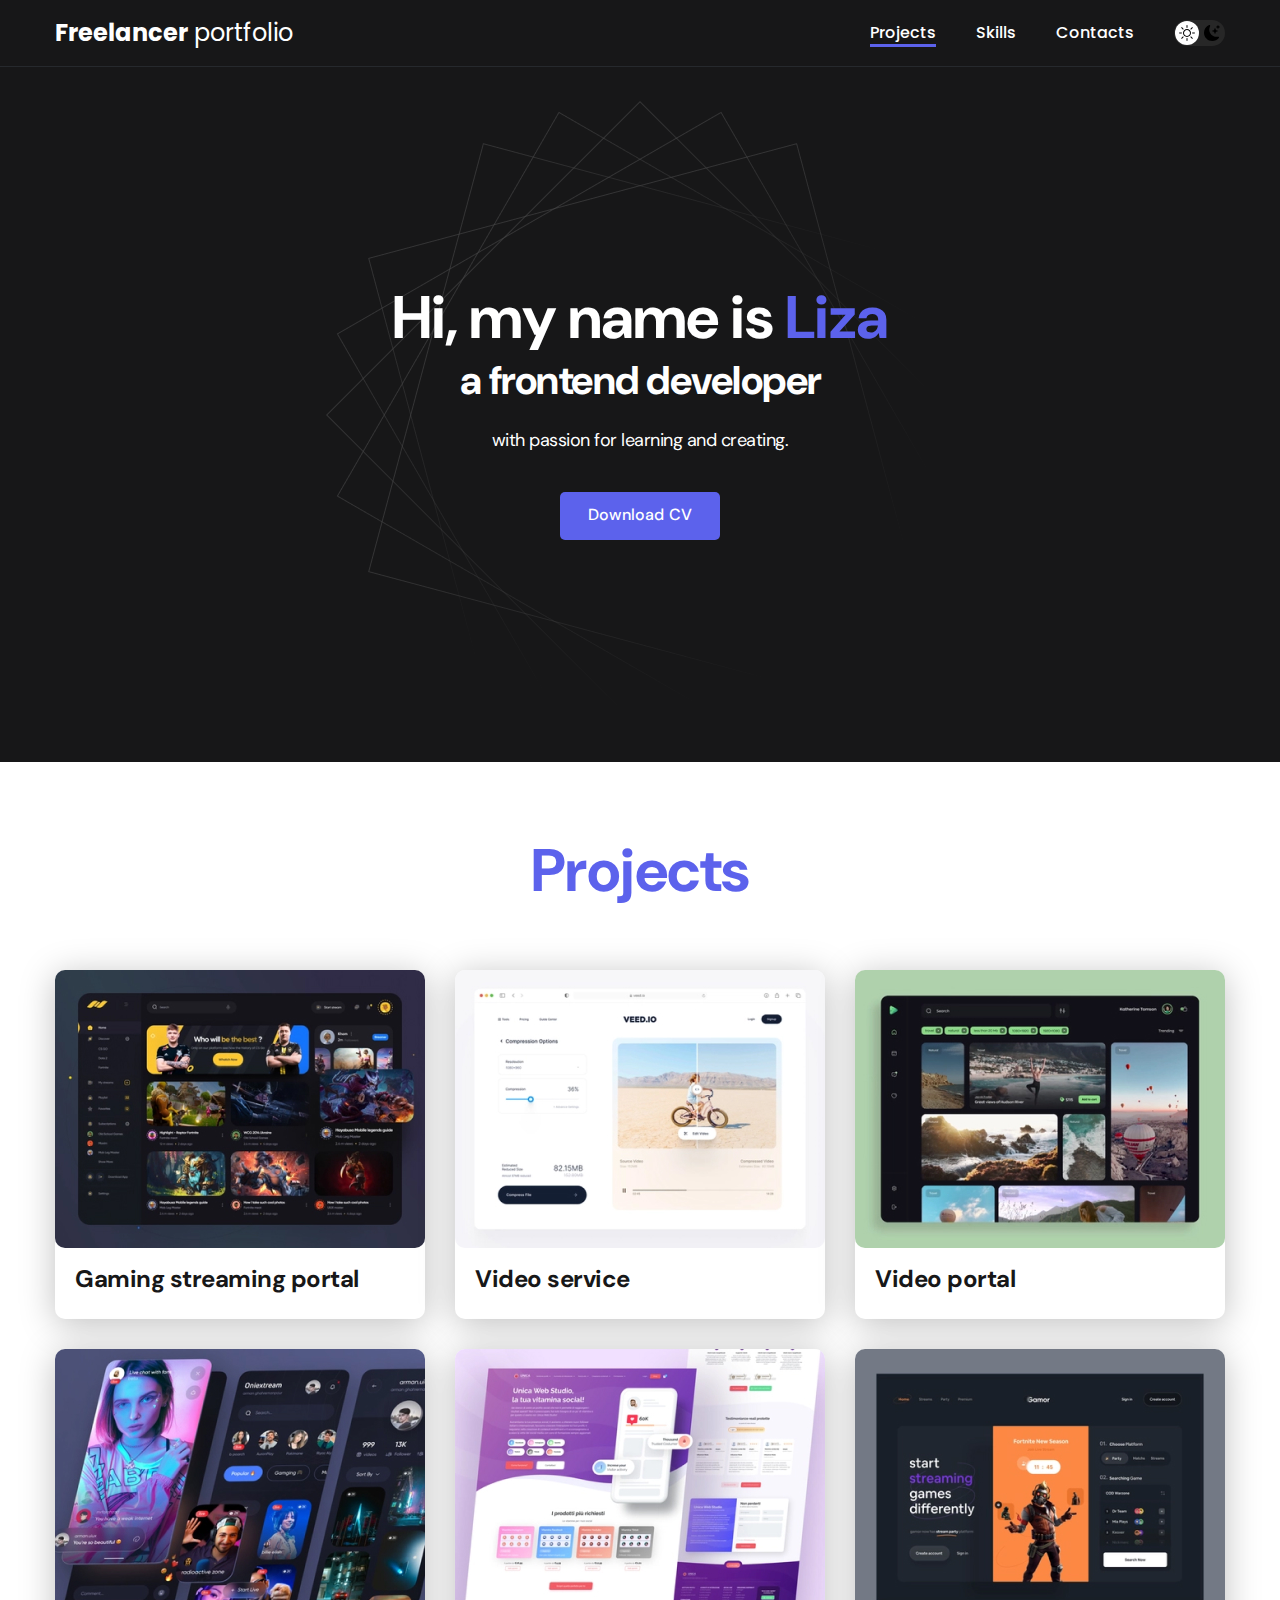
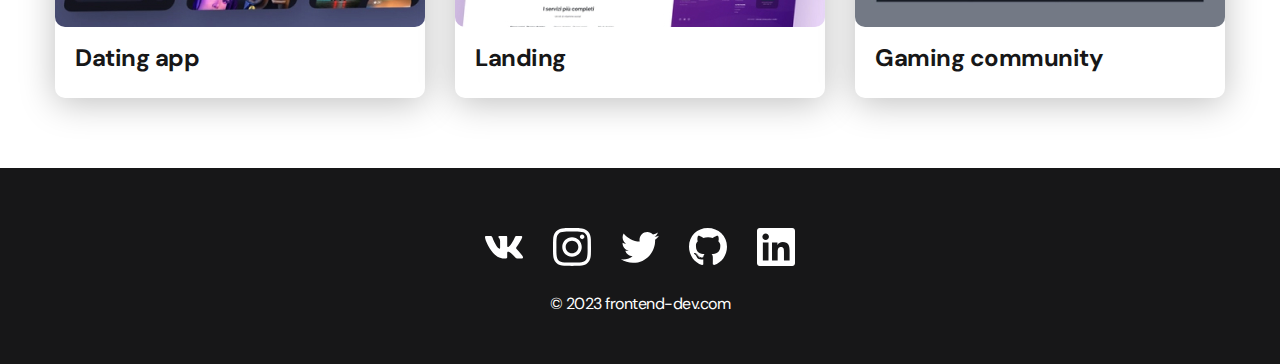
<file: index.html>
<!DOCTYPE html>
<html lang="en">
<head>
  <meta charset="UTF-8">
  <meta name="viewport" content="width=device-width, initial-scale=1.0">
  <link href="css/main.css" rel="stylesheet">
  <title>Freelancer portfolio</title>
</head>
<body>
  <nav class="nav">
    <div class="container">
      <div class="nav-row">
        <a href="./index.html" class="logo"><strong>Freelancer</strong> portfolio</a>
        <button class="dark-mode-btn">
          <img src="./img/icons/theme/sun.svg" alt="Light mode" class="dark-mode-btn__icon">
          <img src="./img/icons/theme/moon.svg" alt="Darl mode" class="dark-mode-btn__icon">
        </button>
        <ul class="nav-list">
          <li class="nav-list__item">
            <a href="./index.html" class="nav-list__link nav-list__link--active">Projects</a>
          </li>
          <li class="nav-list__item">
            <a href="./skills.html" class="nav-list__link">Skills</a>
          </li>
          <li class="nav-list__item">
            <a href="./contacts.html" class="nav-list__link">Contacts</a>
          </li>
        </ul>
      </div>
    </div>
  </nav>
  <header class="header">
    <div class="header__wrapper">
      <h1 class="header__title">
        <strong>Hi, my name is <em>Liza</em></strong>
        <br>a frontend developer
      </h1>
      <div class="header__text">
        <p>with passion for learning and creating.</p>
      </div>
      <a href="#!" class="btn">Download CV</a>
    </div>
  </header>
  <main class="section">
    <div class="container">
      <h2 class="title-1">Projects</h2>
      <ul class="projects">
        <li class="project">
          <a href="./projects-page.html">
            <img src="./img/projects/01-gaming-streaming-portal.jpg" alt="Gaming streaming portal" class="project__img">
            <h3 class="project__title">Gaming streaming portal</h3>
          </a>
        </li>
        <li class="project">
          <a href="./project-video-service.html">
            <img src="./img/projects/02-video-service.jpg" alt="Video service" class="project__img">
            <h3 class="project__title">Video service</h3>
          </a>
        </li>
        <li class="project">
          <a href="./projects-page.html">
            <img src="./img/projects/03-video-portal.jpg" alt="Video portal" class="project__img">
            <h3 class="project__title">Video portal</h3>
          </a>
        </li>
        <li class="project">
          <a href="./projects-page.html">
            <img src="./img/projects/04-dating-app.jpg" alt="Dating app" class="project__img">
            <h3 class="project__title">Dating app</h3>
          </a>
        </li>
        <li class="project">
          <a href="./projects-page.html">
            <img src="./img/projects/05-landing.jpg" alt="Landing" class="project__img">
            <h3 class="project__title">Landing</h3>
          </a>
        </li>
        <li class="project">
          <a href="./projects-page.html">
            <img src="./img/projects/06-gaming community.jpg" alt="Gaming community" class="project__img">
            <h3 class="project__title">Gaming community</h3>
          </a>
        </li>
      </ul>
    </div>
  </main>
  <footer class="footer">
    <div class="container">
      <div class="footer__wrapper">
        <ul class="social-list">
          <li class="social-list__item">
            <a href="#!">
              <img src="./img/icons/vk.svg" alt="VK link">
            </a>
          </li>
          <li class="social-list__item">
            <a href="#!">
              <img src="./img/icons/instagram.svg" alt="Instagram link">
            </a>
          </li>
          <li class="social-list__item">
            <a href="#!">
              <img src="./img/icons/twitter.svg" alt="Twitter link">
            </a>
          </li>
          <li class="social-list__item">
            <a href="#!">
              <img src="./img/icons/gitHub.svg" alt="GitHub link">
            </a>
          </li>
          <li class="social-list__item">
            <a href="#!">
              <img src="./img/icons/linkedIn.svg" alt="LinkedIn link">
            </a>
          </li>
        </ul>
      </div>
      <div class="copyright">
        <p>© 2023 frontend-dev.com</p>
      </div>
    </div>
  </footer>
  <script src="./js/main.js"></script>
</body>
</html>
</file>
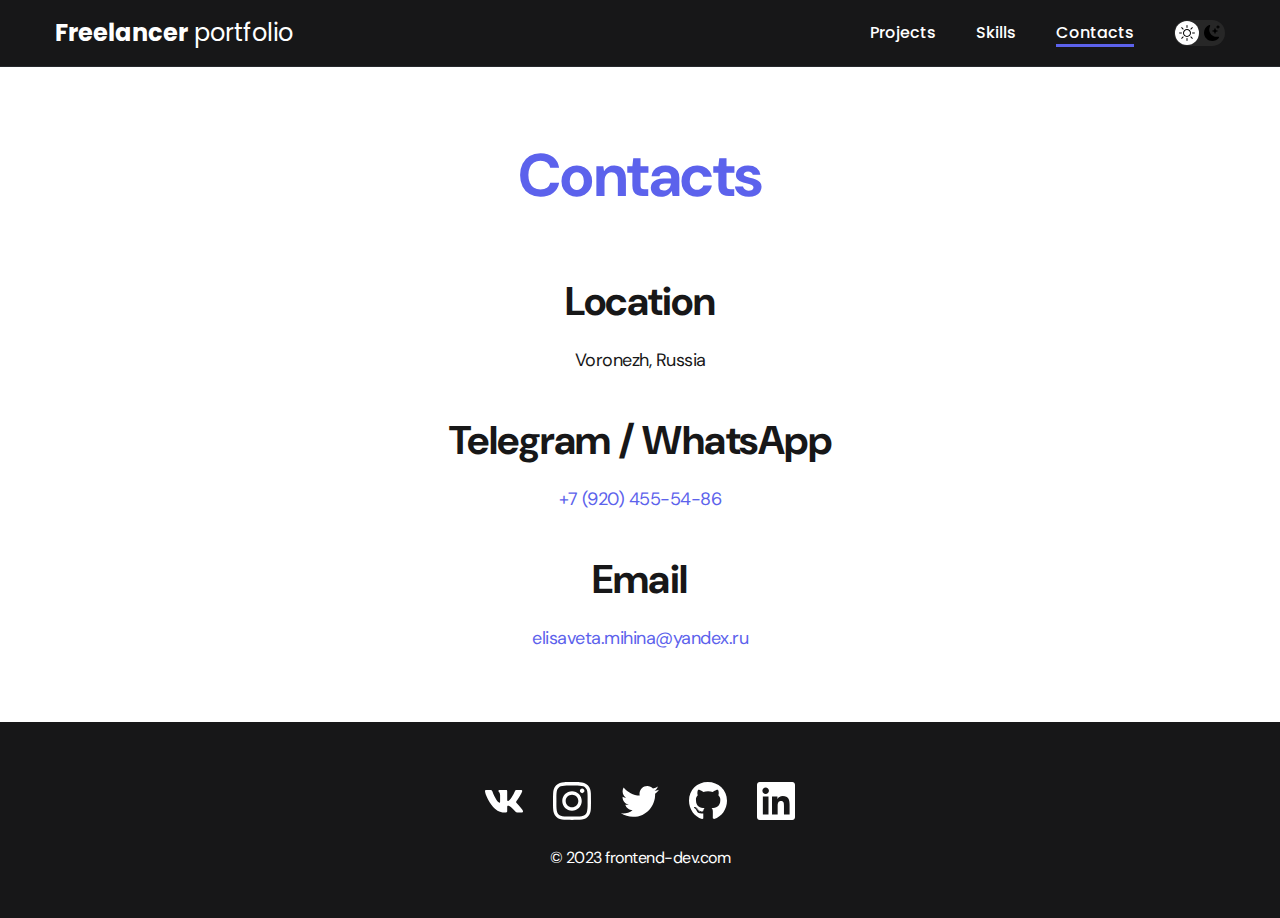
<file: contacts.html>
<!DOCTYPE html>
<html lang="en">
<head>
  <meta charset="UTF-8">
  <meta name="viewport" content="width=device-width, initial-scale=1.0">
  <link href="css/main.css" rel="stylesheet">
  <title>Freelancer portfolio</title>
</head>
<body>
  <nav class="nav">
    <div class="container">
      <div class="nav-row">
        <a href="./index.html" class="logo"><strong>Freelancer</strong> portfolio</a>
        <button class="dark-mode-btn">
          <img src="./img/icons/theme/sun.svg" alt="Light mode" class="dark-mode-btn__icon">
          <img src="./img/icons/theme/moon.svg" alt="Darl mode" class="dark-mode-btn__icon">
        </button>
        <ul class="nav-list">
          <li class="nav-list__item">
            <a href="./index.html" class="nav-list__link">Projects</a>
          </li>
          <li class="nav-list__item">
            <a href="./skills.html" class="nav-list__link">Skills</a>
          </li>
          <li class="nav-list__item">
            <a href="./contacts.html" class="nav-list__link nav-list__link--active">Contacts</a>
          </li>
        </ul>
      </div>
    </div>
  </nav>
  <main class="section">
    <div class="container">      
      <h1 class="title-1">Contacts</h1>
      <ul class="content-list">
        <li class="content-list__item">
          <h2 class="title-2">Location</h2>
          <p>Voronezh, Russia</p>
        </li>
        <li class="content-list__item">
          <h2 class="title-2">Telegram / WhatsApp</h2>
          <p><a href="tel:+79204555486">+7 (920) 455-54-86</a></p>
        </li>
        <li class="content-list__item">
          <h2 class="title-2">Email</h2>
          <p><a href="mailto:elisaveta.mihina@yandex.ru">elisaveta.mihina@yandex.ru</a></p>
        </li>
      </ul>     
    </div>
  </main>
  <footer class="footer">
    <div class="container">
      <div class="footer__wrapper">
        <ul class="social-list">
          <li class="social-list__item">
            <a href="#!">
              <img src="./img/icons/vk.svg" alt="VK link">
            </a>
          </li>
          <li class="social-list__item">
            <a href="#!">
              <img src="./img/icons/instagram.svg" alt="Instagram link">
            </a>
          </li>
          <li class="social-list__item">
            <a href="#!">
              <img src="./img/icons/twitter.svg" alt="Twitter link">
            </a>
          </li>
          <li class="social-list__item">
            <a href="#!">
              <img src="./img/icons/gitHub.svg" alt="GitHub link">
            </a>
          </li>
          <li class="social-list__item">
            <a href="#!">
              <img src="./img/icons/linkedIn.svg" alt="LinkedIn link">
            </a>
          </li>
        </ul>
      </div>
      <div class="copyright">
        <p>© 2023 frontend-dev.com</p>
      </div>
    </div>
  </footer>
  <script src="./js/main.js"></script>
</body>
</html>
</file>
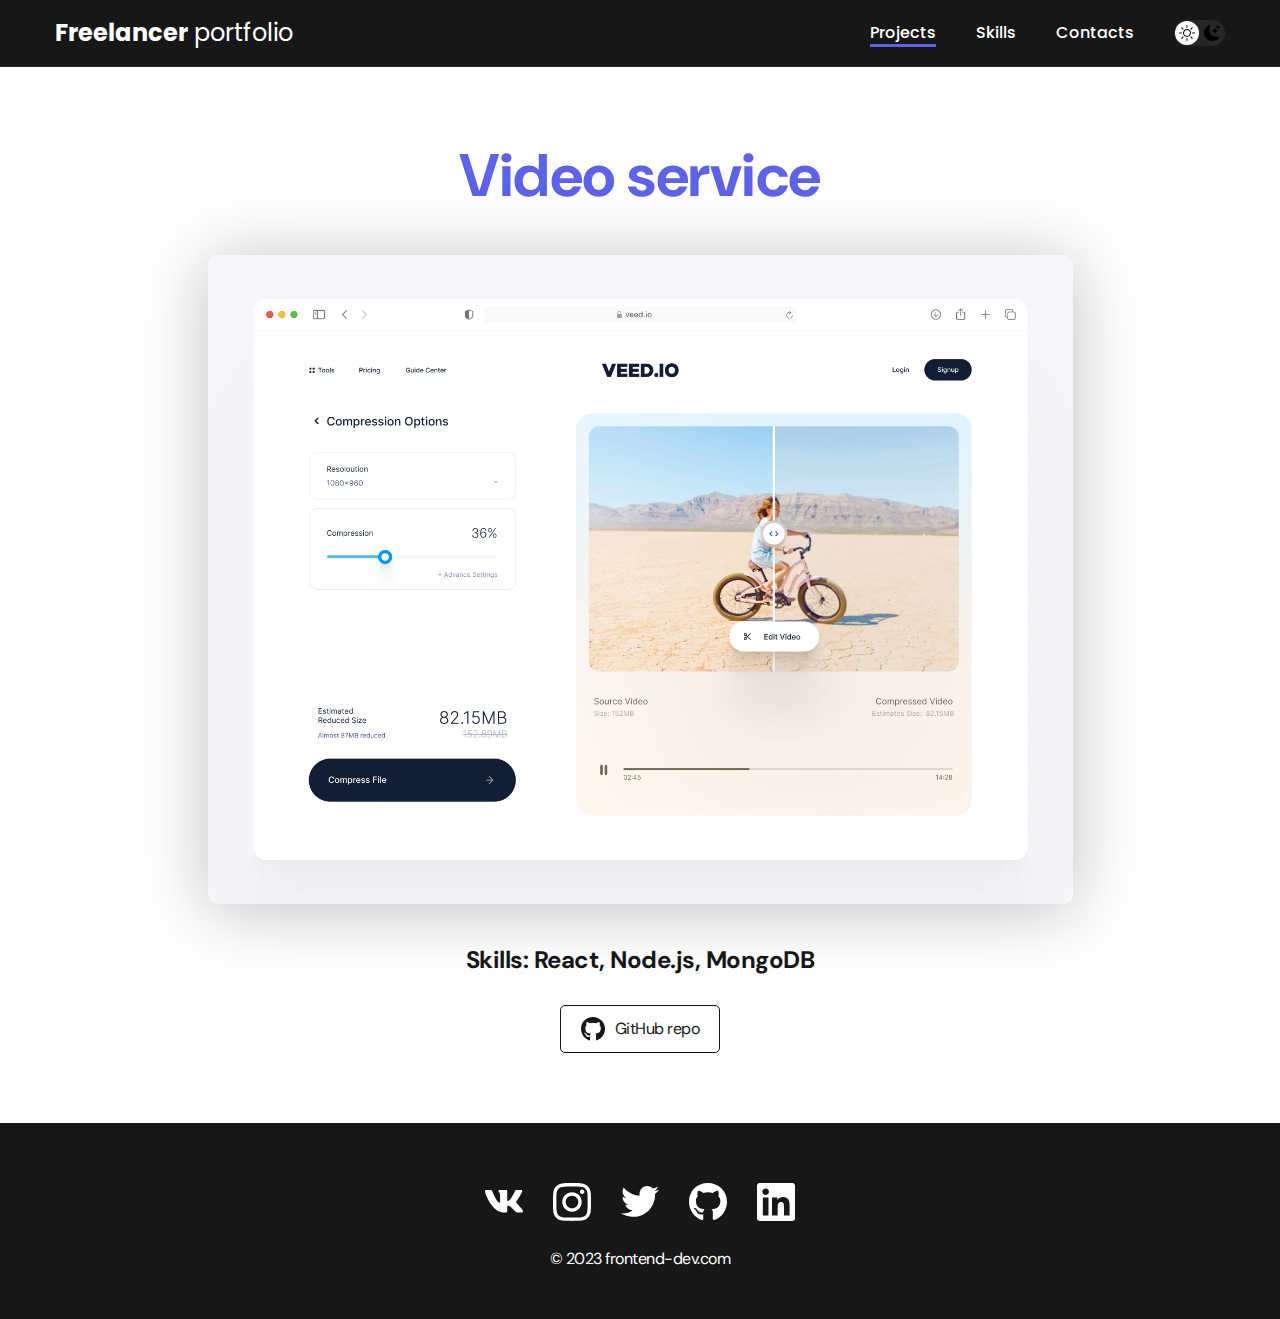
<file: project-video-service.html>
<!DOCTYPE html>
<html lang="en">
<head>
  <meta charset="UTF-8">
  <meta name="viewport" content="width=device-width, initial-scale=1.0">
  <link href="css/main.css" rel="stylesheet">
  <title>Freelancer portfolio</title>
</head>
<body>
  <nav class="nav">
    <div class="container">
      <div class="nav-row">
        <a href="./index.html" class="logo"><strong>Freelancer</strong> portfolio</a>
        <button class="dark-mode-btn">
          <img src="./img/icons/theme/sun.svg" alt="Light mode" class="dark-mode-btn__icon">
          <img src="./img/icons/theme/moon.svg" alt="Darl mode" class="dark-mode-btn__icon">
        </button>
        <ul class="nav-list">
          <li class="nav-list__item">
            <a href="./index.html" class="nav-list__link nav-list__link--active">Projects</a>
          </li>
          <li class="nav-list__item">
            <a href="./skills.html" class="nav-list__link">Skills</a>
          </li>
          <li class="nav-list__item">
            <a href="./contacts.html" class="nav-list__link">Contacts</a>
          </li>
        </ul>
      </div>
    </div>
  </nav>
  <main class="section">
    <div class="container">
      <div class="project-details">
        <h1 class="title-1">Video service</h1>
        <img src="./img/projects/02-big.jpg" alt="Video service" class="project-details__cover">
        <div class="project-details__desc">
          <p>Skills: React, Node.js, MongoDB</p>
        </div>
        <a href="#!" class="btn-outline">
          <img src="./img/icons/gitHub-dark.svg" alt="GitHub link">
          GitHub repo
        </a>
      </div>
    </div>
  </main>
  <footer class="footer">
    <div class="container">
      <div class="footer__wrapper">
        <ul class="social-list">
          <li class="social-list__item">
            <a href="#!">
              <img src="./img/icons/vk.svg" alt="VK link">
            </a>
          </li>
          <li class="social-list__item">
            <a href="#!">
              <img src="./img/icons/instagram.svg" alt="Instagram link">
            </a>
          </li>
          <li class="social-list__item">
            <a href="#!">
              <img src="./img/icons/twitter.svg" alt="Twitter link">
            </a>
          </li>
          <li class="social-list__item">
            <a href="#!">
              <img src="./img/icons/gitHub.svg" alt="GitHub link">
            </a>
          </li>
          <li class="social-list__item">
            <a href="#!">
              <img src="./img/icons/linkedIn.svg" alt="LinkedIn link">
            </a>
          </li>
        </ul>
      </div>
      <div class="copyright">
        <p>© 2023 frontend-dev.com</p>
      </div>
    </div>
  </footer>
  <script src="./js/main.js"></script>
</body>
</html>
</file>
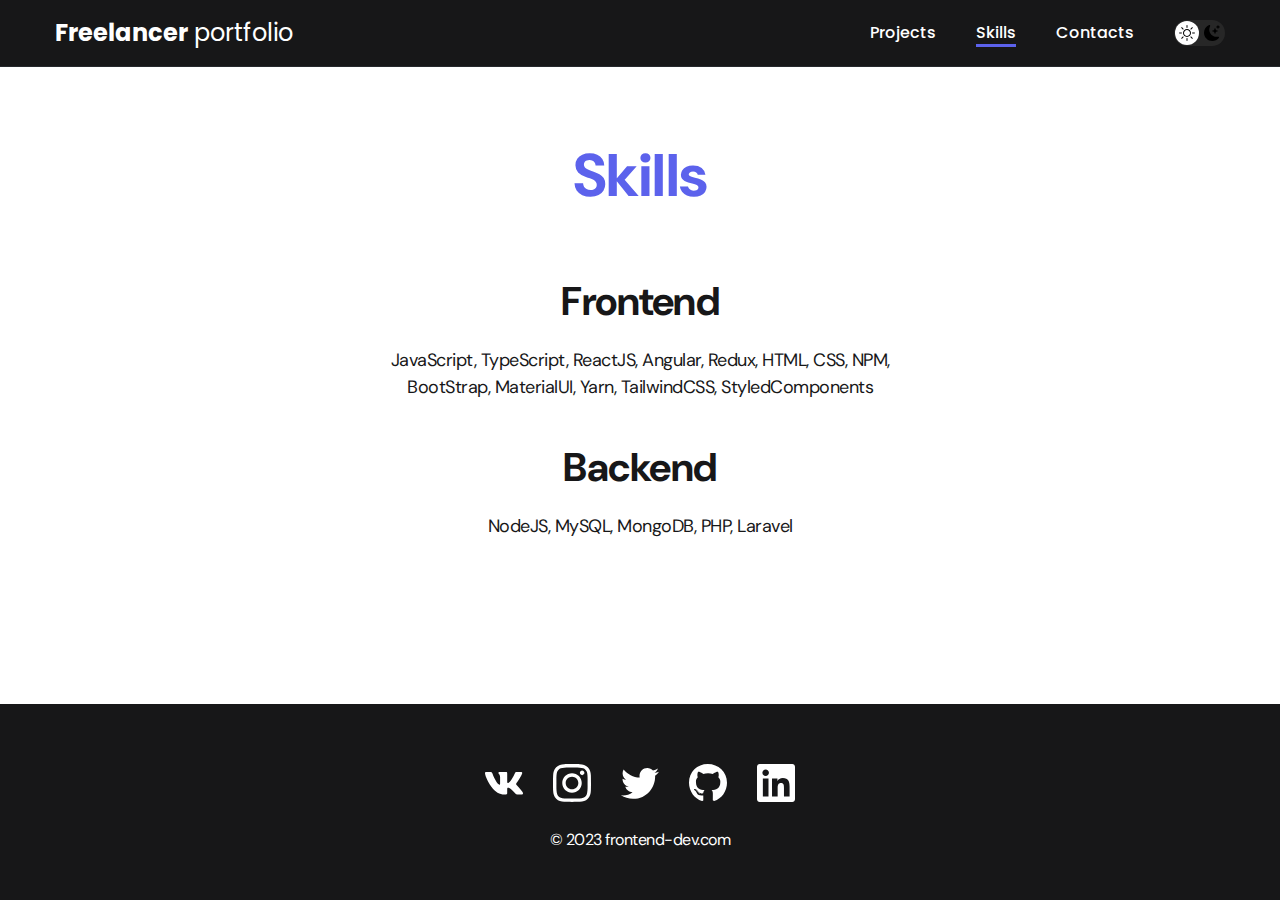
<file: skills.html>
<!DOCTYPE html>
<html lang="en">
<head>
  <meta charset="UTF-8">
  <meta name="viewport" content="width=device-width, initial-scale=1.0">
  <link href="css/main.css" rel="stylesheet">
  <title>Freelancer portfolio</title>
</head>
<body>
  <nav class="nav">
    <div class="container">
      <div class="nav-row">
        <a href="./index.html" class="logo"><strong>Freelancer</strong> portfolio</a>
        <button class="dark-mode-btn">
          <img src="./img/icons/theme/sun.svg" alt="Light mode" class="dark-mode-btn__icon">
          <img src="./img/icons/theme/moon.svg" alt="Darl mode" class="dark-mode-btn__icon">
        </button>
        <ul class="nav-list">
          <li class="nav-list__item">
            <a href="./index.html" class="nav-list__link">Projects</a>
          </li>
          <li class="nav-list__item">
            <a href="./skills.html" class="nav-list__link nav-list__link--active">Skills</a>
          </li>
          <li class="nav-list__item">
            <a href="./contacts.html" class="nav-list__link">Contacts</a>
          </li>
        </ul>
      </div>
    </div>
  </nav>
  <main class="section">
    <div class="container">      
      <h1 class="title-1">Skills</h1>
      <ul class="content-list">
        <li class="content-list__item">
          <h2 class="title-2">Frontend</h2>
          <p>JavaScript, TypeScript, ReactJS, Angular, Redux, HTML, CSS, NPM, BootStrap, MaterialUI, Yarn, TailwindCSS, StyledComponents</p>
        </li>
        <li class="content-list__item">
          <h2 class="title-2">Backend</h2>
          <p>NodeJS, MySQL, MongoDB, PHP, Laravel</p>
        </li>
      </ul>     
    </div>
  </main>
  <footer class="footer">
    <div class="container">
      <div class="footer__wrapper">
        <ul class="social-list">
          <li class="social-list__item">
            <a href="#!">
              <img src="./img/icons/vk.svg" alt="VK link">
            </a>
          </li>
          <li class="social-list__item">
            <a href="#!">
              <img src="./img/icons/instagram.svg" alt="Instagram link">
            </a>
          </li>
          <li class="social-list__item">
            <a href="#!">
              <img src="./img/icons/twitter.svg" alt="Twitter link">
            </a>
          </li>
          <li class="social-list__item">
            <a href="#!">
              <img src="./img/icons/gitHub.svg" alt="GitHub link">
            </a>
          </li>
          <li class="social-list__item">
            <a href="#!">
              <img src="./img/icons/linkedIn.svg" alt="LinkedIn link">
            </a>
          </li>
        </ul>
      </div>
      <div class="copyright">
        <p>© 2023 frontend-dev.com</p>
      </div>
    </div>
  </footer>
  <script src="./js/main.js"></script>
</body>
</html>
</file>
<file: css/main.css>
@import "./reset.css";
@import url('https://fonts.googleapis.com/css2?family=DM+Sans:wght@400;500;700&family=Poppins:wght@400;500;700&display=swap');

/* 
font-family: 'DM Sans', sans-serif;
font-family: 'Poppins', sans-serif; 
*/

/* temporary */

/* * {
  border: 1px solid red;
} */

/* Common */

:root {
  --black: #171718;
  --black-border: #26292D;
  --white: #fff;
  --purple: #5C62EC;

  --text-color: var(--black);
  --dark-bg: var(--black);
  --dark-border: var(--black-border);
  --header-text: var(--white);
  --accent: var(--purple);

  /* Light mode */
  --page-bg: var(--white);
  --text-colot: var(--black);

  --title-1: var(--accent);

  --btn-bg-color: normal;

  --project-card-bg: var(--white);
  --project-card-text: var(--black);
  --box-shadow: 0px 5px 35px rgba(0, 0, 0, 0.25);
}

.dark {
  /* Dark mode */
  --page-bg: #252526;
  --text-color: var(--white);

  --title-1: var(--accent);
  --btn-bg-color: var(--white);

  --project-card-bg: var(--black);
  --project-card-text: var(--white);
  --box-shadow: 0px 5px 35px rgba(0, 0, 0, 0.8);
}

body, html {
  display: flex;
  flex-direction: column;
  min-height: 100vh;

  font-family: 'DM Sans', sans-serif;
  letter-spacing: -0.5px;
  
  /* Light mode */
  background-color: var(--page-bg);
  color: var(--text-color);
}

.container {
  margin: 0 auto;
  padding: 0 15px;
  max-width: 1200px;
}

/* General */

.section {
  padding: 70px 0;
}

.title-1 {
  margin-bottom: 60px;
  font-size: 60px;
  font-weight: 700;
  color: var(--title-1);
  line-height: 78px;
  text-align: center;
}

.title-2 {
  margin-bottom: 20px;

  font-size: 40px;
  font-weight: 700;
  line-height: 1.3;
}


/* Nav */

.nav {
  background-color: var(--dark-bg);

  color: var(--header-text);
  letter-spacing: normal;

  padding: 20px 0;
  border-bottom: 1px solid var(--dark-border);
}

.nav-row {
  display: flex;
  flex-wrap: wrap;
  justify-content: flex-end;
  align-items: center;
  column-gap: 40px;
  row-gap: 20px;
}

.logo {
  margin-right: auto;
  color: var(--header-text);
  font-size: 24px;
  font-family: 'Poppins', sans-serif; 
  line-height: 100%;
}

.logo strong {
  font-weight: 700;
}

.nav-list {
  display: flex;
  flex-wrap: wrap;
  align-items: center;
  row-gap: 10px;
  column-gap: 40px;

  font-size: 16px;
  font-weight: 500;
  line-height: 24px;
  font-family: 'Poppins', sans-serif; 
}


.nav-list__link {
  color: var(--header-text);
  transition: opacity 0.2s ease-in;
}

.nav-list__link:hover {
  opacity: 0.8;
}

.nav-list__link--active {
  position: relative;
}

.nav-list__link--active::before {
  content: "";

  position: absolute;
  left: 0;
  top: 100%;

  display: block;
  height: 3px;
  width: 100%;
  background-color: var(--accent);
}

/* Dark mode btn */

.dark-mode-btn {
  order: 9;
  position: relative;

  display: flex;
  justify-content: space-between;

  width: 51px;
  height: 26px;
  padding: 5px;

  border-radius: 50px;
  background-color: #272727;
}

.dark-mode-btn::before {
  content: "";

  position: absolute;
  top: 1px;
  left: 1px;

  display: flex;
  width: 24px;
  height: 24px;

  border-radius: 50%;
  background-color: var(--white);

  transition: left 0.2s ease-in;
}

.dark-mode-btn--active::before {
  left: 26px;
}

.dark-mode-btn__icon {
  position: relative;
  z-index: 9;
}

/* Header */

.header {
  display: flex;
  justify-content: center;
  align-items: center;
  text-align: center;

  padding: 40px 0;
  min-height: 695px;

  background-color:  var(--dark-bg);
  background-image: url('./../img/header-bg.png');
  background-repeat: no-repeat;
  background-size: auto;
  background-position: center center;

  color:  var(--header-text);
}

.header__wrapper {
  max-width: 660px;
  padding: 0 15px;
}

.header__title {
  font-size: 40px;
  font-weight: 700;
  line-height: 140%;

  margin-bottom: 20px;
}

.header__title strong {
  font-size: 60px;
  font-weight: 700;
}

.header__title em {
  font-style: normal;
  color: var(--accent);
}

.header__text {
  font-size: 18px;
  line-height: 24px;

  margin-bottom: 40px;
}

.header__text p + p {
  margin-top: 0.5em;
}

/* Btn */

.btn {
  display: inline-block;
  height: 48px;
  padding:  12px 28px;

  border-radius: 5px;
  background-color: var(--accent);

  color: var(--white);
  font-size: 16px;
  letter-spacing: 0.15px;
  font-weight: 500;

  transition: opacity 0.2s ease-in;
}

.btn:hover {
  opacity: 0.8;
}

.btn:active {
  position: relative;
  top: 1px;
}

/* Btn-outline */

.btn-outline {
  display: flex;
  column-gap: 10px;
  align-items: center;

  height: 48px;
  padding: 12px 20px;
  border-radius: 5px;

  border: 1px solid var(--dark-bg);
  color: var(--dark-bg);

  background-color: var(--btn-bg-color);
}

.btn-outline:hover {
  opacity: 0.8;
}

.btn-outline:active {
  position: relative;
  top: 1px;
}


/* Projects */

.projects {
  display: flex;
  flex-wrap: wrap;
  column-gap: 30px;
  row-gap: 30px;
  justify-content: center;
}

.project {
  max-width: 370px;
  background-color: var(--project-card-bg);
  box-shadow: var(--box-shadow);
  border-radius: 10px;
}

.project__img {
  border-radius: 10px;
}

.project__title {
  padding: 15px 20px 25px;
  font-weight: 700;
  font-size: 24px;
  line-height: 1.3;
  color: var(--project-card-text);
}

/* Projects details*/

.project-details {
  margin: 0 auto;
  max-width: 865px;

  display: flex;
  flex-direction: column;
  align-items: center;
  text-align: center;
}

.project-details .title-1 {
  margin-bottom: 40px;
}

.project-details__cover {
  max-width: 100%;
  margin-bottom: 40px;

  filter: drop-shadow(0px 5px 35px rgba(0, 0, 0, 0.25));
  border-radius: 10px;
}

.project-details__desc {
  margin-bottom: 30px;

  font-weight: 700;
  font-size: 24px;
  line-height: 1.3;
}


/* Content list */

.content-list {
  margin: 0 auto;
  max-width: 570px;
  display: flex;
  flex-direction: column;
  align-items: center;
  row-gap: 40px;
  text-align: center;
}

.content-list__item {
  font-size: 18px;
  line-height: 1.5;
  
}

.content-list__item p + p {
  margin-top: 0.5em;
}

.content-list a {
  color: var(--accent);
}


/* Footer */

.footer {
  margin-top: auto;
  padding: 60px 0 50px;
  background-color: var(--dark-bg);
  color: var(--header-text);
}

.footer__wrapper {
  display: flex;
  flex-direction: column;
  align-items: center;
  margin-bottom: 27px;
}

.social-list{
  display: flex;
  column-gap: 30px;
  align-items: center;
}

.copyright {
  font-size: 16px;
  text-align: center;
}

.copyright p + p {
  margin-top: 0.5em;
}


/* Media */

/* Max-width: 620px */


@media (max-width: 620px) {

    /* General */

  .section {
    padding: 40px 0;
  }

  .title-1 {
    margin-bottom: 30px;
    font-size: 40px;
  }

  .title-2 {
    margin-bottom: 10px;
    font-size: 30px;
  }

  /* Header */

  .header {
    min-height: unset;
  }
  
  .header__title {
    font-size: 30px;
  }
  
  .header__title strong {
    font-size: 40px;
  }

  /* Nav */

  .nav-row {
    justify-content: space-between;
  }

  .dark-mode-btn {
    order: 0;
  }

  /* Project */

  .project__title {
    font-size: 20px;
  }

  /* Project page */

  .project-details__desc {
    margin-bottom: 20px;
    font-size: 22px;
  }

  /* Content List */

  .content-list {
    row-gap: 20px;
  }

  .content-list__item {
    font-size: 16px;
  }

  /* Footer */

  .footer {
    padding: 40px 0 30px;
  }

  .footer__wrapper {
    row-gap: 20px;
  }

  /* Social */

  .social-list {
    column-gap: 20px;
    align-items: center;
  }

  .social-list__item {
    width: 28px;
  }
}
</file>
